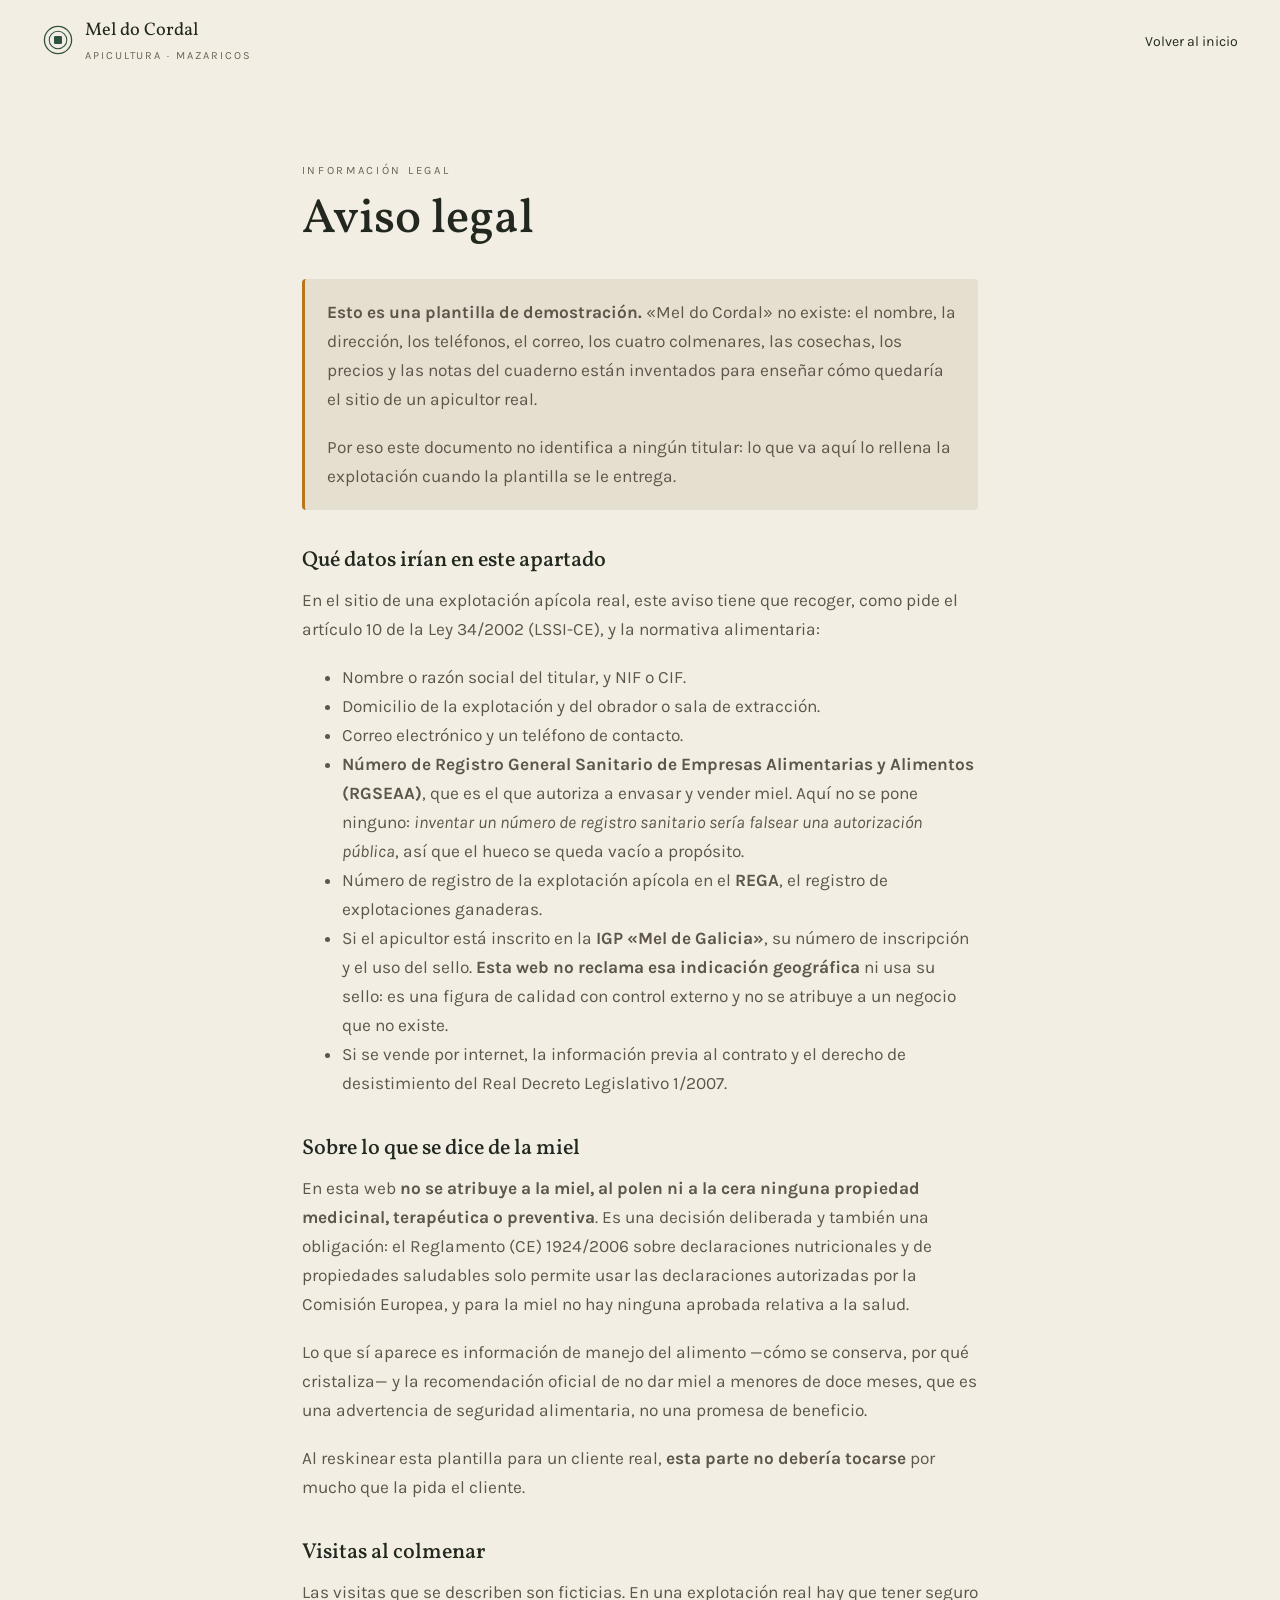
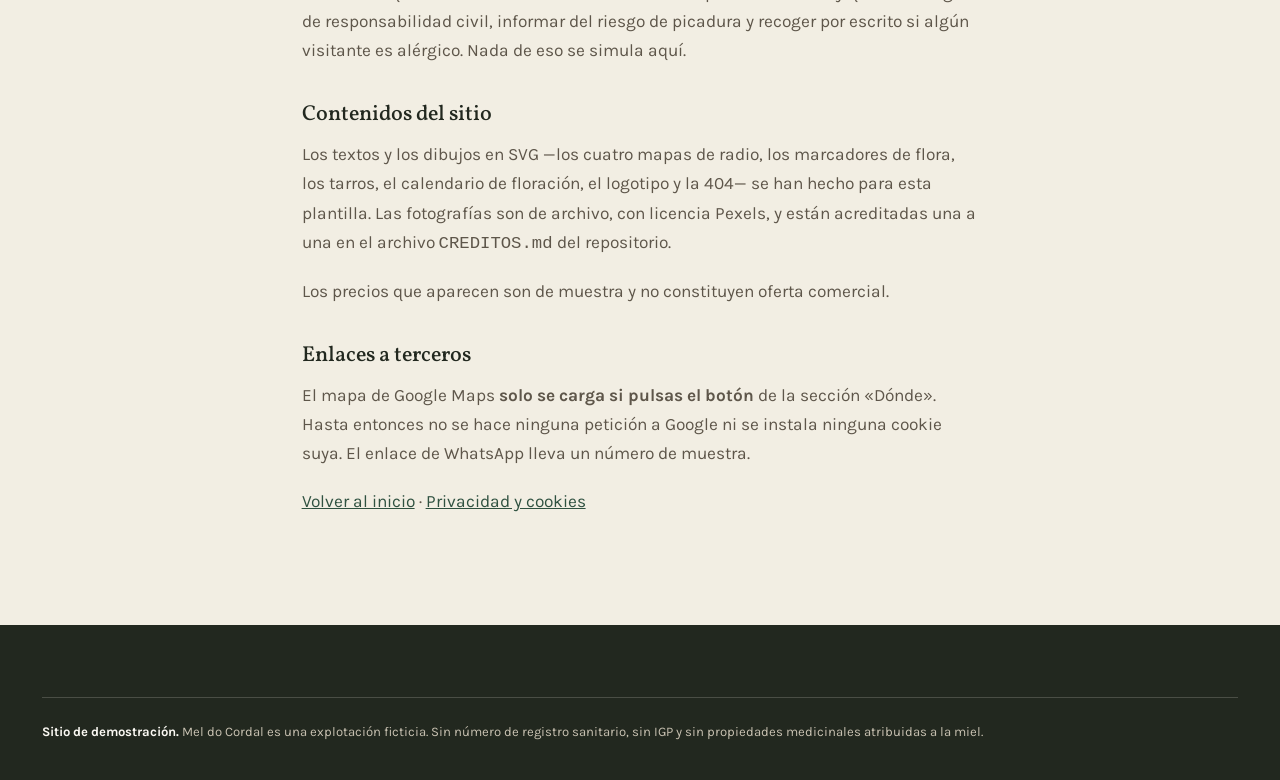
<file: aviso-legal.html>
<!DOCTYPE html>
<!-- SITIO DE DEMOSTRACIÓN · Mel do Cordal es una explotación ficticia. -->
<html lang="es">
<head>
<meta charset="utf-8">
<meta name="viewport" content="width=device-width, initial-scale=1">
<meta name="robots" content="noindex, nofollow">
<title>Aviso legal · Mel do Cordal</title>
<meta name="description" content="Aviso legal de la plantilla de demostración de Mel do Cordal, explotación apícola ficticia.">
<meta name="theme-color" content="#f2eee3">
<link rel="icon" href="favicon.svg" type="image/svg+xml">
<link rel="preconnect" href="https://fonts.googleapis.com">
<link rel="preconnect" href="https://fonts.gstatic.com" crossorigin>
<link href="https://fonts.googleapis.com/css2?family=Vollkorn:ital,wght@0,400..800;1,400..700&family=Karla:ital,wght@0,300..700;1,300..600&display=swap" rel="stylesheet">
<link rel="stylesheet" href="css/estilo.css">
</head>
<body>
<a class="saltar" href="#contenido">Saltar al contenido</a>

<header class="cabecera">
  <a class="marca" href="index.html" aria-label="Mel do Cordal, inicio">
    <svg class="marca__icono" viewBox="0 0 40 40" aria-hidden="true" focusable="false">
      <circle cx="20" cy="20" r="17" fill="none" stroke="currentColor" stroke-width="1.6"></circle>
      <circle cx="20" cy="20" r="11" fill="none" stroke="currentColor" stroke-width="1.3"></circle>
      <rect x="15" y="15" width="10" height="10" rx="1.5" fill="currentColor"></rect>
    </svg>
    <span class="marca__texto">
      <span class="marca__nombre">Mel do Cordal</span>
      <span class="marca__bajada">apicultura · Mazaricos</span>
    </span>
  </a>
  <nav class="nav" aria-label="Navegación">
    <ul class="nav__lista"><li><a href="index.html">Volver al inicio</a></li></ul>
  </nav>
</header>

<main class="pagina-texto" id="contenido">
  <p class="sobre">Información legal</p>
  <h1>Aviso legal</h1>

  <div class="aviso">
    <p><strong>Esto es una plantilla de demostración.</strong> «Mel do Cordal» no existe: el nombre, la dirección, los teléfonos, el correo, los cuatro colmenares, las cosechas, los precios y las notas del cuaderno están inventados para enseñar cómo quedaría el sitio de un apicultor real.</p>
    <p>Por eso este documento no identifica a ningún titular: lo que va aquí lo rellena la explotación cuando la plantilla se le entrega.</p>
  </div>

  <h2>Qué datos irían en este apartado</h2>
  <p>En el sitio de una explotación apícola real, este aviso tiene que recoger, como pide el artículo 10 de la Ley 34/2002 (LSSI-CE), y la normativa alimentaria:</p>
  <ul>
    <li>Nombre o razón social del titular, y NIF o CIF.</li>
    <li>Domicilio de la explotación y del obrador o sala de extracción.</li>
    <li>Correo electrónico y un teléfono de contacto.</li>
    <li><strong>Número de Registro General Sanitario de Empresas Alimentarias y Alimentos (RGSEAA)</strong>, que es el que autoriza a envasar y vender miel. Aquí no se pone ninguno: <em>inventar un número de registro sanitario sería falsear una autorización pública</em>, así que el hueco se queda vacío a propósito.</li>
    <li>Número de registro de la explotación apícola en el <strong>REGA</strong>, el registro de explotaciones ganaderas.</li>
    <li>Si el apicultor está inscrito en la <strong>IGP «Mel de Galicia»</strong>, su número de inscripción y el uso del sello. <strong>Esta web no reclama esa indicación geográfica</strong> ni usa su sello: es una figura de calidad con control externo y no se atribuye a un negocio que no existe.</li>
    <li>Si se vende por internet, la información previa al contrato y el derecho de desistimiento del Real Decreto Legislativo 1/2007.</li>
  </ul>

  <h2>Sobre lo que se dice de la miel</h2>
  <p>En esta web <strong>no se atribuye a la miel, al polen ni a la cera ninguna propiedad medicinal, terapéutica o preventiva</strong>. Es una decisión deliberada y también una obligación: el Reglamento (CE) 1924/2006 sobre declaraciones nutricionales y de propiedades saludables solo permite usar las declaraciones autorizadas por la Comisión Europea, y para la miel no hay ninguna aprobada relativa a la salud.</p>
  <p>Lo que sí aparece es información de manejo del alimento —cómo se conserva, por qué cristaliza— y la recomendación oficial de no dar miel a menores de doce meses, que es una advertencia de seguridad alimentaria, no una promesa de beneficio.</p>
  <p>Al reskinear esta plantilla para un cliente real, <strong>esta parte no debería tocarse</strong> por mucho que la pida el cliente.</p>

  <h2>Visitas al colmenar</h2>
  <p>Las visitas que se describen son ficticias. En una explotación real hay que tener seguro de responsabilidad civil, informar del riesgo de picadura y recoger por escrito si algún visitante es alérgico. Nada de eso se simula aquí.</p>

  <h2>Contenidos del sitio</h2>
  <p>Los textos y los dibujos en SVG —los cuatro mapas de radio, los marcadores de flora, los tarros, el calendario de floración, el logotipo y la 404— se han hecho para esta plantilla. Las fotografías son de archivo, con licencia Pexels, y están acreditadas una a una en el archivo <code>CREDITOS.md</code> del repositorio.</p>
  <p>Los precios que aparecen son de muestra y no constituyen oferta comercial.</p>

  <h2>Enlaces a terceros</h2>
  <p>El mapa de Google Maps <strong>solo se carga si pulsas el botón</strong> de la sección «Dónde». Hasta entonces no se hace ninguna petición a Google ni se instala ninguna cookie suya. El enlace de WhatsApp lleva un número de muestra.</p>

  <p><a href="index.html">Volver al inicio</a> · <a href="privacidad.html">Privacidad y cookies</a></p>
</main>

<footer class="pie">
  <p class="pie__demo" style="margin-top:0"><strong>Sitio de demostración.</strong> Mel do Cordal es una explotación ficticia. Sin número de registro sanitario, sin IGP y sin propiedades medicinales atribuidas a la miel.</p>
</footer>
</body>
</html>
</file>
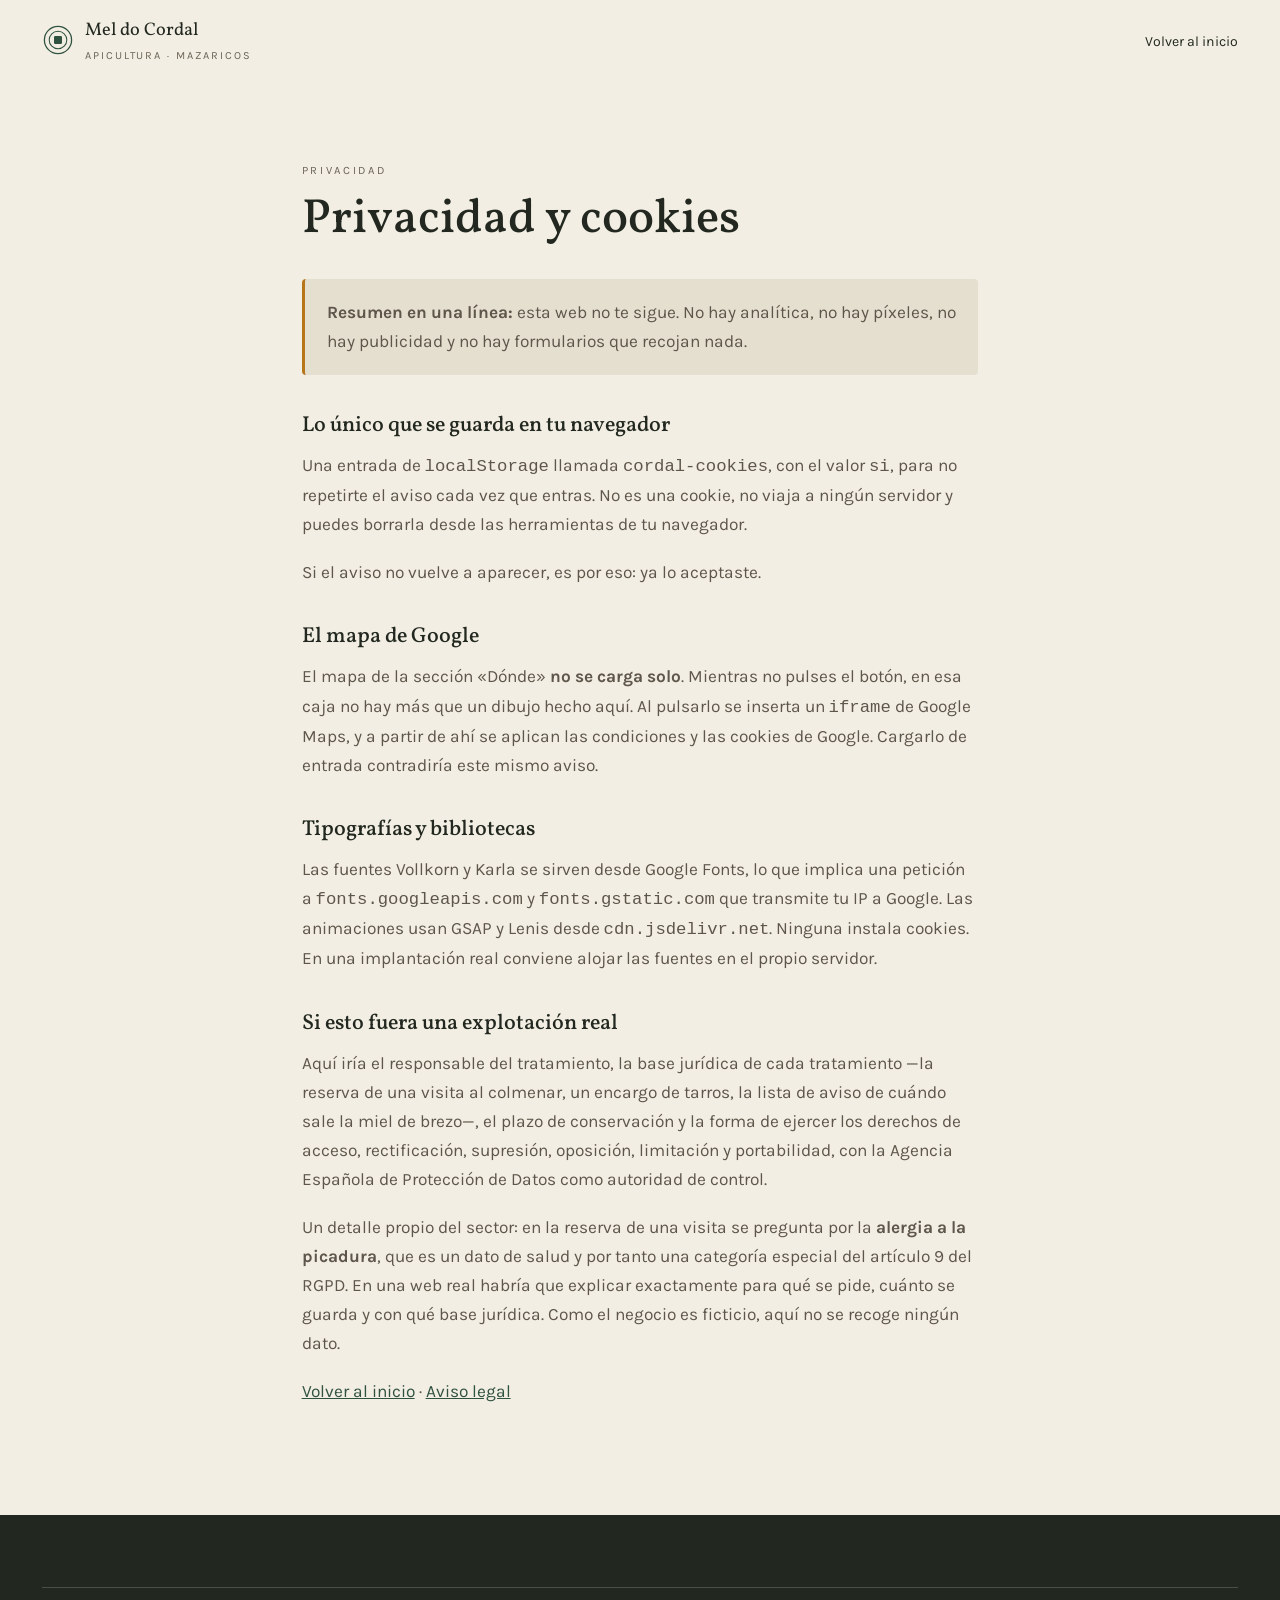
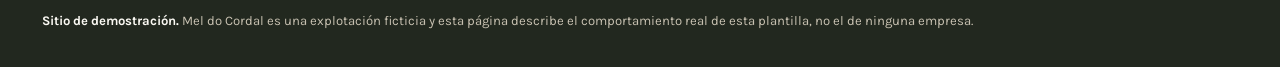
<file: privacidad.html>
<!DOCTYPE html>
<!-- SITIO DE DEMOSTRACIÓN · Mel do Cordal es una explotación ficticia. -->
<html lang="es">
<head>
<meta charset="utf-8">
<meta name="viewport" content="width=device-width, initial-scale=1">
<meta name="robots" content="noindex, nofollow">
<title>Privacidad y cookies · Mel do Cordal</title>
<meta name="description" content="Qué guarda y qué no guarda esta plantilla de demostración de Mel do Cordal.">
<meta name="theme-color" content="#f2eee3">
<link rel="icon" href="favicon.svg" type="image/svg+xml">
<link rel="preconnect" href="https://fonts.googleapis.com">
<link rel="preconnect" href="https://fonts.gstatic.com" crossorigin>
<link href="https://fonts.googleapis.com/css2?family=Vollkorn:ital,wght@0,400..800;1,400..700&family=Karla:ital,wght@0,300..700;1,300..600&display=swap" rel="stylesheet">
<link rel="stylesheet" href="css/estilo.css">
</head>
<body>
<a class="saltar" href="#contenido">Saltar al contenido</a>

<header class="cabecera">
  <a class="marca" href="index.html" aria-label="Mel do Cordal, inicio">
    <svg class="marca__icono" viewBox="0 0 40 40" aria-hidden="true" focusable="false">
      <circle cx="20" cy="20" r="17" fill="none" stroke="currentColor" stroke-width="1.6"></circle>
      <circle cx="20" cy="20" r="11" fill="none" stroke="currentColor" stroke-width="1.3"></circle>
      <rect x="15" y="15" width="10" height="10" rx="1.5" fill="currentColor"></rect>
    </svg>
    <span class="marca__texto">
      <span class="marca__nombre">Mel do Cordal</span>
      <span class="marca__bajada">apicultura · Mazaricos</span>
    </span>
  </a>
  <nav class="nav" aria-label="Navegación">
    <ul class="nav__lista"><li><a href="index.html">Volver al inicio</a></li></ul>
  </nav>
</header>

<main class="pagina-texto" id="contenido">
  <p class="sobre">Privacidad</p>
  <h1>Privacidad y cookies</h1>

  <div class="aviso">
    <p><strong>Resumen en una línea:</strong> esta web no te sigue. No hay analítica, no hay píxeles, no hay publicidad y no hay formularios que recojan nada.</p>
  </div>

  <h2>Lo único que se guarda en tu navegador</h2>
  <p>Una entrada de <code>localStorage</code> llamada <code>cordal-cookies</code>, con el valor <code>si</code>, para no repetirte el aviso cada vez que entras. No es una cookie, no viaja a ningún servidor y puedes borrarla desde las herramientas de tu navegador.</p>
  <p>Si el aviso no vuelve a aparecer, es por eso: ya lo aceptaste.</p>

  <h2>El mapa de Google</h2>
  <p>El mapa de la sección «Dónde» <strong>no se carga solo</strong>. Mientras no pulses el botón, en esa caja no hay más que un dibujo hecho aquí. Al pulsarlo se inserta un <code>iframe</code> de Google Maps, y a partir de ahí se aplican las condiciones y las cookies de Google. Cargarlo de entrada contradiría este mismo aviso.</p>

  <h2>Tipografías y bibliotecas</h2>
  <p>Las fuentes Vollkorn y Karla se sirven desde Google Fonts, lo que implica una petición a <code>fonts.googleapis.com</code> y <code>fonts.gstatic.com</code> que transmite tu IP a Google. Las animaciones usan GSAP y Lenis desde <code>cdn.jsdelivr.net</code>. Ninguna instala cookies. En una implantación real conviene alojar las fuentes en el propio servidor.</p>

  <h2>Si esto fuera una explotación real</h2>
  <p>Aquí iría el responsable del tratamiento, la base jurídica de cada tratamiento —la reserva de una visita al colmenar, un encargo de tarros, la lista de aviso de cuándo sale la miel de brezo—, el plazo de conservación y la forma de ejercer los derechos de acceso, rectificación, supresión, oposición, limitación y portabilidad, con la Agencia Española de Protección de Datos como autoridad de control.</p>
  <p>Un detalle propio del sector: en la reserva de una visita se pregunta por la <strong>alergia a la picadura</strong>, que es un dato de salud y por tanto una categoría especial del artículo 9 del RGPD. En una web real habría que explicar exactamente para qué se pide, cuánto se guarda y con qué base jurídica. Como el negocio es ficticio, aquí no se recoge ningún dato.</p>

  <p><a href="index.html">Volver al inicio</a> · <a href="aviso-legal.html">Aviso legal</a></p>
</main>

<footer class="pie">
  <p class="pie__demo" style="margin-top:0"><strong>Sitio de demostración.</strong> Mel do Cordal es una explotación ficticia y esta página describe el comportamiento real de esta plantilla, no el de ninguna empresa.</p>
</footer>
</body>
</html>
</file>
<file: css/estilo.css>
/* ==========================================================================
   Mel do Cordal — apicultura (sitio de demostración, negocio ficticio)
   Concepto: «Tres quilómetros». Una miel es el mapa de lo que florece en el
   radio en que trabaja la abeja. Cuatro colmenares, cuatro mapas, cuatro
   mieles: la lámina comparativa es la sección protagonista.

   CONTRASTE: ningún texto se apaga con opacity. Cada tono apagado es un token
   de color calculado con script (fórmula WCAG) contra el PEOR de los fondos en
   los que aparece; el valor va anotado al lado.
   ========================================================================== */

:root {
  /* --- fondos --- */
  --fondo: #f2eee3;   /* lino */
  --panel: #e5dfd0;   /* el fondo más oscuro donde hay texto pequeño */
  --crema: #fbf9f3;   /* tarjetas */
  --tinta: #22281f;   /* verde casi negro: texto principal y fondo del pie */

  /* --- texto --- */
  --tinta-media: #5e564a;  /* 5,44 sobre --panel */
  --tinta-suave: #6a6255;  /* 4,53 sobre --panel (el peor fondo) */
  --crema-suave: #c9c2b2;  /* 8,51 sobre --tinta */

  /* --- marca --- */
  --monte: #2f5140;        /* 6,66 sobre --panel · 8,41 con --crema encima */
  --monte-claro: #8fb39a;  /* 6,53 sobre --tinta */
  --ambar: #b8761b;        /* SOLO relleno y filetes: como texto da 2,80 */
  --ambar-texto: #7d5210;  /* 5,12 sobre --panel */
  --ambar-claro: #d59a3a;  /* 6,12 sobre --tinta */

  --titulo: "Vollkorn", Georgia, "Times New Roman", serif;
  --texto: "Karla", "Segoe UI", system-ui, sans-serif;

  --ancho: 1220px;
  --radio: 4px;
  --sombra: 0 20px 48px -30px rgba(34, 40, 31, .55);
  --curva: cubic-bezier(.22, .61, .36, 1);
}

*, *::before, *::after { box-sizing: border-box; }

html { overflow-x: clip; scroll-behavior: smooth; }
html.lenis { scroll-behavior: auto; }
.lenis.lenis-smooth { scroll-behavior: auto; }

body {
  margin: 0;
  background: var(--fondo);
  color: var(--tinta);
  font-family: var(--texto);
  font-size: clamp(1rem, .96rem + .2vw, 1.08rem);
  line-height: 1.68;
  -webkit-font-smoothing: antialiased;
  overflow-x: clip;
}

img, svg { max-width: 100%; }
img { display: block; height: auto; }
svg.defs { position: absolute; width: 0; height: 0; }

h1, h2, h3 { font-family: var(--titulo); font-weight: 500; line-height: 1.12; margin: 0 0 .6em; }
p { margin: 0 0 1.1em; }
a { color: inherit; }

::selection { background: var(--monte); color: var(--crema); }
:focus-visible { outline: 3px solid var(--monte); outline-offset: 3px; border-radius: 2px; }

.visualmente-oculto {
  position: absolute; width: 1px; height: 1px; padding: 0; margin: -1px;
  overflow: hidden; clip: rect(0 0 0 0); white-space: nowrap; border: 0;
}

.saltar {
  position: absolute; left: 1rem; top: -100px; z-index: 300;
  background: var(--tinta); color: var(--crema);
  padding: .8rem 1.2rem; border-radius: var(--radio);
  text-decoration: none; font-size: .9rem;
  transition: top .2s var(--curva);
}
.saltar:focus { top: 1rem; }

/* ====================== cortina de entrada ====================== */
@property --curva-cortina {
  syntax: "<number>";
  initial-value: 0;
  inherits: false;
}
.preloader {
  position: fixed; inset: 0; z-index: 400;
  background: var(--tinta);
  display: grid; place-items: center;
  overflow: hidden;
  transform-origin: 50% 0%;
  /* arco hondo: el borde de abajo es un trozo del anillo de tres kilómetros */
  border-bottom-left-radius: 56% calc(var(--curva-cortina, 0) * 20vh);
  border-bottom-right-radius: 56% calc(var(--curva-cortina, 0) * 20vh);
}
/* Retirada garantizada: sin GSAP o con movimiento reducido el JS le pone
   display:none en cuanto arranca. Esta clase es solo el plan B. */
.preloader.fuera { opacity: 0; visibility: hidden; transition: opacity .5s var(--curva), visibility .5s; }
.preloader__caja { text-align: center; color: var(--monte-claro); }  /* 6,53 sobre --tinta */
.preloader__marca { width: 104px; height: 104px; }
.preloader__aro { stroke-dasharray: 1; stroke-dashoffset: 1; }
.preloader__caja-abejas {
  fill: var(--ambar-claro);            /* 6,12 sobre --tinta */
  transform: scale(0); transform-origin: 60px 60px;
  transition: transform .55s cubic-bezier(.34, 1.56, .64, 1);
}
.preloader.plantada .preloader__caja-abejas { transform: scale(1); }
/* El radio se abre hasta salirse: el origen de un <svg> en CSS se resuelve
   contra su viewBox, que es justo lo que GSAP no hace. */
.preloader__marca { transition: transform 1.15s cubic-bezier(.7, 0, .84, 0), opacity 1.15s ease-in; }
.preloader.abriendo .preloader__marca { transform: scale(7); opacity: 0; }
.preloader__palabra {
  display: block; margin-top: .9rem;
  font-family: var(--titulo); font-size: 1.15rem;
  letter-spacing: .26em; text-transform: uppercase;
  color: var(--crema-suave);           /* 8,51 sobre --tinta */
}
html:not(.has-motion) .preloader { display: none; }

/* ====================== cabecera ====================== */
.cabecera {
  position: fixed; inset: 0 0 auto; z-index: 200;
  display: flex; align-items: center; justify-content: space-between; gap: 1rem;
  padding: 1rem clamp(1rem, 4vw, 2.6rem);
  background: color-mix(in srgb, var(--fondo) 88%, transparent);
  backdrop-filter: blur(9px);
  border-bottom: 1px solid transparent;
  transition: border-color .3s var(--curva), padding .3s var(--curva);
}
@supports not (background: color-mix(in srgb, red 50%, blue)) { .cabecera { background: var(--fondo); } }
.cabecera.encogida { padding-top: .55rem; padding-bottom: .55rem; border-bottom-color: rgba(34, 40, 31, .16); }

.marca { display: flex; align-items: center; gap: .7rem; text-decoration: none; }
.marca__icono { width: 32px; height: 32px; color: var(--monte); flex: none; }
.marca__nombre { display: block; font-family: var(--titulo); font-size: 1.14rem; }
.marca__bajada { display: block; font-size: .68rem; letter-spacing: .18em; text-transform: uppercase; color: var(--tinta-suave); }

.nav { display: flex; align-items: center; gap: clamp(1rem, 2.4vw, 2rem); }
.nav__lista { display: flex; gap: clamp(.9rem, 1.8vw, 1.6rem); list-style: none; margin: 0; padding: 0; }
.nav__lista a {
  text-decoration: none; font-size: .88rem;
  padding-bottom: 3px; border-bottom: 1px solid transparent;
  transition: border-color .25s var(--curva), color .25s var(--curva);
}
.nav__lista a:hover { border-bottom-color: var(--monte); color: var(--monte); }

.hamburguesa {
  display: none; position: relative; z-index: 120;
  align-items: center; gap: .55rem;
  background: none; border: 0; cursor: pointer;
  font-family: var(--texto); font-size: .78rem; letter-spacing: .16em;
  text-transform: uppercase; color: var(--tinta); padding: .4rem;
}
.hamburguesa__caja { display: grid; gap: 5px; width: 24px; }
.hamburguesa__caja i { display: block; height: 2px; background: currentColor; transition: transform .3s var(--curva); }
.hamburguesa[aria-expanded="true"] .hamburguesa__caja i:first-child { transform: translateY(3.5px) rotate(45deg); }
.hamburguesa[aria-expanded="true"] .hamburguesa__caja i:last-child { transform: translateY(-3.5px) rotate(-45deg); }

/* ====================== botones ====================== */
.boton {
  display: inline-flex; align-items: center; justify-content: center;
  gap: .5rem; padding: .78rem 1.5rem;
  font-size: .88rem; text-decoration: none;
  border-radius: 999px; border: 1px solid transparent;
  cursor: pointer; font-family: var(--texto);
  transition: transform .3s var(--curva), background .25s var(--curva), color .25s var(--curva);
}
.boton--monte { background: var(--monte); color: var(--crema); }   /* 8,41 */
.boton--monte:hover { background: var(--tinta); }
.boton--linea { border-color: rgba(34, 40, 31, .35); color: var(--tinta); background: none; }
.boton--linea:hover { border-color: var(--monte); color: var(--monte); }

/* ====================== hero ====================== */
.hero {
  min-height: 100svh;
  display: grid; align-items: center;
  grid-template-columns: minmax(0, 1.06fr) minmax(0, .94fr);
  gap: clamp(2rem, 5vw, 5rem);
  max-width: var(--ancho); margin: 0 auto;
  padding: clamp(7rem, 14vh, 10rem) clamp(1.1rem, 4vw, 2.6rem) clamp(3rem, 8vh, 5rem);
}
.hero__sobre { font-size: .7rem; letter-spacing: .24em; text-transform: uppercase; color: var(--tinta-suave); margin-bottom: 1.4rem; }
.hero__titular { font-size: clamp(2.4rem, 1.2rem + 4.6vw, 4.5rem); line-height: 1.02; letter-spacing: -.015em; margin-bottom: 1.4rem; }
.hero__titular .palabra, .titular .palabra {
  display: inline-block; white-space: nowrap; overflow: hidden;
  vertical-align: bottom; padding-bottom: .16em; margin-bottom: -.12em;
}
.hero__titular .letra, .titular .letra { display: inline-block; }
html.has-motion .hero__titular .letra, html.has-motion .titular .letra { transform: translateY(110%); }

.hero__entrada { max-width: 48ch; color: var(--tinta-media); }
.hero__acciones { display: flex; flex-wrap: wrap; gap: .8rem; margin: 1.8rem 0 2.6rem; }
.hero__datos { display: flex; flex-wrap: wrap; gap: clamp(1.4rem, 4vw, 3rem); margin: 0; }
.hero__datos dt { font-size: .68rem; letter-spacing: .18em; text-transform: uppercase; color: var(--tinta-suave); }
.hero__datos dd {
  margin: .2rem 0 0; font-family: var(--titulo);
  font-size: clamp(1.7rem, 1.2rem + 1.4vw, 2.4rem); line-height: 1;
  color: var(--ambar-texto);
}
.hero__radio { margin: 0; text-align: center; }
.hero__radio figcaption { font-size: .8rem; color: var(--tinta-suave); margin-top: 1rem; max-width: 34ch; margin-inline: auto; }

/* ====================== el diagrama de radio ====================== */
.radio__anillo { fill: none; stroke: var(--monte); stroke-width: 1.2; }
.radio__anillo--2 { stroke-width: 1; }
.radio__anillo--3 { stroke-width: .9; }
html.has-motion .radio__anillo { stroke-dasharray: 1; stroke-dashoffset: 1; }
html.has-motion .visible .radio__anillo { stroke-dashoffset: 0; transition: stroke-dashoffset 1.5s var(--curva); }
html.has-motion .visible .radio__anillo--2 { transition-delay: .18s; }
html.has-motion .visible .radio__anillo--3 { transition-delay: .34s; }

.radio__regla { stroke: var(--ambar); stroke-width: 1.2; stroke-dasharray: 3 3; }
.radio__cota { fill: var(--ambar-texto); font-family: "Karla", sans-serif; font-size: 10px; letter-spacing: .06em; }
.radio__terreno path { stroke: var(--tinta-media); stroke-width: 1; }
.radio__agua { fill: var(--monte); opacity: .16; }
.radio__rio { stroke: var(--monte); stroke-width: 3; opacity: .45; }
.radio__flora { color: var(--monte); }
.radio__flora use { opacity: 0; }
html:not(.has-motion) .radio__flora use { opacity: 1; }
html.has-motion .visible .radio__flora use { opacity: 1; transition: opacity .6s var(--curva); }
.radio__colmena rect { fill: var(--ambar); }
.radio__colmena line { stroke: var(--crema); stroke-width: 1; }
.radio--hero .radio__colmena line { stroke-width: 1.2; }
.radio--hero { width: min(100%, 330px); height: auto; }

/* ====================== cinta ====================== */
.cinta {
  border-top: 1px solid rgba(34, 40, 31, .16);
  border-bottom: 1px solid rgba(34, 40, 31, .16);
  background: var(--panel);
  overflow: hidden; padding: .85rem 0;
}
.cinta__pista {
  display: flex; gap: 2.2rem; width: max-content;
  font-size: .78rem; letter-spacing: .2em; text-transform: uppercase;
  color: var(--tinta-media); white-space: nowrap;
}
.cinta__pista i { color: var(--ambar-texto); font-style: normal; }

/* ====================== secciones ====================== */
.seccion { max-width: var(--ancho); margin: 0 auto; padding: clamp(4.5rem, 11vh, 8rem) clamp(1.1rem, 4vw, 2.6rem); }
.seccion__indice {
  display: flex; align-items: center; gap: .8rem;
  font-size: .7rem; letter-spacing: .24em; text-transform: uppercase;
  color: var(--tinta-suave); margin-bottom: 1.2rem;
}
.seccion__indice span { color: var(--ambar-texto); font-weight: 700; }
.seccion__indice::after { content: ""; flex: 1; height: 1px; background: rgba(34, 40, 31, .2); max-width: 120px; }

.titular { font-size: clamp(1.9rem, 1.2rem + 2.2vw, 2.9rem); max-width: 20ch; letter-spacing: -.01em; }
.titular--grande { max-width: 16ch; font-size: clamp(2.1rem, 1.2rem + 3vw, 3.4rem); }

/* ====================== 01 · la lámina de los cuatro colmenares ====== */
.colmenares__entrada { max-width: 60ch; color: var(--tinta-media); margin-bottom: 3rem; }

.lamina {
  list-style: none; margin: 0 0 2rem; padding: 0;
  display: grid; gap: clamp(1.6rem, 3.6vw, 3rem);
  grid-template-columns: repeat(2, minmax(0, 1fr));
}
.colmenar {
  display: grid; grid-template-columns: minmax(0, 0.92fr) minmax(0, 1.08fr);
  gap: clamp(1rem, 2.4vw, 1.8rem); align-items: start;
  background: var(--crema);
  border: 1px solid rgba(34, 40, 31, .14);
  border-radius: var(--radio);
  padding: clamp(1.1rem, 2.4vw, 1.7rem);
}
.colmenar__mapa { margin: 0; }
.colmenar__mapa .radio { width: 100%; height: auto; }
.colmenar__mapa figcaption {
  font-size: .68rem; letter-spacing: .12em; text-transform: uppercase;
  color: var(--tinta-suave); margin-top: .5rem; text-align: center;
}
.colmenar h3 { font-size: clamp(1.3rem, 1rem + .9vw, 1.7rem); margin-bottom: .4rem; }
.colmenar__flora { font-size: .93rem; color: var(--tinta-media); margin-bottom: 1.1rem; }

.colmenar__miel { display: flex; gap: 1rem; align-items: flex-start; padding-top: 1rem; border-top: 1px solid rgba(34, 40, 31, .16); }
.tarro { width: 58px; height: auto; flex: none; }
.tarro__vidrio { fill: none; stroke: var(--tinta); stroke-width: 2.6; }
.tarro__tapa { fill: var(--tinta); }
.tarro__miel { fill: var(--miel, #b8761b); }
html.has-motion .tarro__miel { transform: scaleY(0); transform-origin: 50% 100%; transform-box: fill-box; }
html.has-motion .visible .tarro__miel { transform: scaleY(1); transition: transform 1.2s var(--curva) .3s; }

.colmenar__miel dl { margin: 0; display: grid; gap: .55rem; }
.colmenar__miel dt { font-size: .62rem; letter-spacing: .18em; text-transform: uppercase; color: var(--tinta-suave); }
.colmenar__miel dd { margin: 0; font-size: .95rem; }
.colmenar__miel div:first-child dd { font-family: var(--titulo); font-size: 1.1rem; color: var(--ambar-texto); }

.colmenares__nota { max-width: 62ch; font-size: .95rem; color: var(--tinta-suave); }

/* ====================== 02 · el año ====================== */
.ano, .visitas { position: relative; z-index: 0; }
/* el fondo va a sangre en un ::before: la sección lleva también la clase que
   limita el ancho, así que el color no llegaría a los bordes.
   100vw es seguro porque html tiene overflow-x: clip. */
.ano::before, .visitas::before {
  content: ""; position: absolute; top: 0; bottom: 0;
  left: 50%; width: 100vw; margin-left: -50vw; z-index: -1;
  border-block: 1px solid rgba(34, 40, 31, .14);
}
.ano::before { background: var(--panel); }
.visitas::before { background: var(--crema); }

.ano__entrada { max-width: 58ch; color: var(--tinta-media); }

.ahora {
  display: inline-flex; align-items: center; gap: .6rem;
  font-size: .95rem; margin: .6rem 0 2rem;
  background: var(--crema); border: 1px solid rgba(34, 40, 31, .14);
  border-radius: 999px; padding: .5rem 1.1rem;
}
.ahora__punto { width: 9px; height: 9px; border-radius: 50%; background: var(--ambar); flex: none; }

.grafico { --sangria: 116px; }
.grafico__meses, .grafico__marcas {
  display: grid; grid-template-columns: repeat(12, minmax(0, 1fr));
  padding-left: var(--sangria);
}
.grafico__meses span {
  font-size: .68rem; letter-spacing: .1em; text-transform: uppercase;
  color: var(--tinta-suave); text-align: center;
  padding-bottom: .5rem; border-bottom: 1px solid rgba(34, 40, 31, .18);
}
.grafico__filas { list-style: none; margin: 0; padding: 0; }
.grafico__filas li {
  position: relative;
  display: grid; grid-template-columns: repeat(12, minmax(0, 1fr));
  align-items: center;
  padding-left: var(--sangria);
  min-height: 40px;
  border-bottom: 1px solid rgba(34, 40, 31, .1);
}
.grafico__filas b {
  position: absolute; left: 0; top: 50%; transform: translateY(-50%);
  width: calc(var(--sangria) - 12px);
  font-family: var(--titulo); font-weight: 500; font-size: .98rem;
}
.barra {
  grid-column: var(--desde) / var(--hasta);
  height: 16px; border-radius: 8px;
  background: linear-gradient(90deg, var(--ambar), var(--ambar-texto));
}
html.has-motion .barra { transform: scaleX(0); transform-origin: left center; }
html.has-motion .visible .barra { transform: scaleX(1); transition: transform .9s var(--curva); }

.grafico__marcas { margin-top: .6rem; }
.marca-cosecha {
  grid-column: var(--mes); text-align: center;
  font-size: .68rem; letter-spacing: .1em; text-transform: uppercase;
  color: var(--monte); position: relative; padding-top: .9rem;
}
.marca-cosecha::before {
  content: ""; position: absolute; top: 0; left: 50%; margin-left: -1px;
  width: 2px; height: .7rem; background: var(--monte);
}
.grafico__texto {
  font-size: .9rem; color: var(--tinta-suave); max-width: 72ch;
  margin-top: 1.6rem; padding-top: 1rem; border-top: 1px solid rgba(34, 40, 31, .16);
}

.ano__tareas { list-style: none; margin: 2rem 0 0; padding: 0; display: grid; gap: 1rem; grid-template-columns: repeat(auto-fit, minmax(230px, 1fr)); }
.ano__tareas li { position: relative; padding-left: 1.5rem; }
.ano__tareas li::before { content: ""; position: absolute; left: 0; top: .72rem; width: 10px; height: 2px; background: var(--ambar); }
.ano__tareas b { display: block; font-family: var(--titulo); font-weight: 500; font-size: 1.04rem; }
.ano__tareas span { font-size: .93rem; color: var(--tinta-media); }

/* ====================== 03 · la miel es un alimento ====================== */
.alimento__rejilla, .tarros__rejilla, .visitas__rejilla, .donde__rejilla {
  display: grid; grid-template-columns: minmax(0, 1.08fr) minmax(0, .92fr);
  gap: clamp(1.8rem, 5vw, 4rem); align-items: start;
}
.alimento__fuerte {
  font-family: var(--titulo); font-size: clamp(1.05rem, 1rem + .4vw, 1.25rem);
  color: var(--tinta); max-width: 52ch;
  border-left: 3px solid var(--ambar); padding-left: 1.2rem;
}
.alimento__lista { list-style: none; margin: 1.8rem 0 0; padding: 0; display: grid; gap: 1.1rem; }
.alimento__lista li { position: relative; padding-left: 1.6rem; }
.alimento__lista li::before { content: ""; position: absolute; left: 0; top: .7rem; width: 10px; height: 10px; border-radius: 50%; border: 2px solid var(--monte); }
.alimento__lista b { display: block; font-family: var(--titulo); font-weight: 500; font-size: 1.06rem; }
.alimento__lista span { font-size: .95rem; color: var(--tinta-media); }

figure[data-mascara] { margin: 0; }
figure[data-mascara] img { width: 100%; border-radius: var(--radio); clip-path: inset(0 0 0 0); }
html.has-motion figure[data-mascara] img { clip-path: inset(0 0 100% 0); transition: clip-path 1.2s var(--curva); }
html.has-motion figure[data-mascara].visible img { clip-path: inset(0 0 0 0); }
figure[data-mascara] figcaption { font-size: .78rem; color: var(--tinta-suave); margin-top: .7rem; }

/* ====================== 04 · tarros ====================== */
.tabla { width: 100%; border-collapse: collapse; margin: 1.4rem 0 1rem; }
.tabla th, .tabla td { text-align: left; padding: .75rem .6rem; border-bottom: 1px solid rgba(34, 40, 31, .16); }
.tabla thead th {
  font-size: .64rem; letter-spacing: .2em; text-transform: uppercase;
  color: var(--tinta-suave); font-weight: 500; border-bottom-color: rgba(34, 40, 31, .3);
}
.tabla tbody th { font-weight: 500; font-family: var(--titulo); font-size: 1.04rem; }
.tabla td:last-child { text-align: right; font-family: var(--titulo); color: var(--ambar-texto); }
.tabla td:nth-child(2) { color: var(--tinta-media); font-size: .9rem; }
.tarros__nota, .visitas__nota { max-width: 58ch; font-size: .93rem; color: var(--tinta-suave); }

/* ====================== 05 · visitas ====================== */
.visitas__datos { display: flex; flex-wrap: wrap; gap: 1.4rem 2.4rem; margin: 1.6rem 0; padding: 1.2rem 0; border-block: 1px solid rgba(34, 40, 31, .16); }
.visitas__datos dt { font-size: .64rem; letter-spacing: .18em; text-transform: uppercase; color: var(--tinta-suave); }
.visitas__datos dd { margin: .15rem 0 0; font-family: var(--titulo); font-size: 1.25rem; color: var(--monte); }
.visitas__aviso { background: var(--panel); border-left: 3px solid var(--ambar); border-radius: var(--radio); padding: 1.2rem 1.4rem; }
.visitas__aviso h3 { font-size: 1.05rem; }
.visitas__aviso ul { margin: 0; padding-left: 1.1rem; display: grid; gap: .5rem; }
.visitas__aviso li { font-size: .94rem; color: var(--tinta-media); }
.visitas__aviso strong { color: var(--tinta); }

/* ====================== 06 · dónde ====================== */
.donde__texto p { color: var(--tinta-media); max-width: 52ch; }
.donde__texto strong { color: var(--tinta); font-weight: 700; }

.estado { display: inline-flex; align-items: center; gap: .6rem; font-size: .92rem; margin: .4rem 0 1.4rem; }
.estado__punto { width: 9px; height: 9px; border-radius: 50%; background: var(--tinta-suave); flex: none; }
.estado.abierto .estado__punto { background: var(--monte); }
.estado.cerrado .estado__punto { background: var(--ambar); }

.horario { width: 100%; border-collapse: collapse; margin-bottom: 1.6rem; max-width: 520px; }
.horario th, .horario td { text-align: left; padding: .5rem; border-bottom: 1px solid rgba(34, 40, 31, .14); font-size: .92rem; }
.horario th { font-weight: 400; color: var(--tinta-media); }
.horario td { text-align: right; }
.horario tr.hoy th, .horario tr.hoy td { color: var(--ambar-texto); font-weight: 700; }

.donde__datos { list-style: none; margin: 0 0 2rem; padding: 0; display: grid; gap: .6rem; }
.donde__datos li { display: flex; flex-wrap: wrap; gap: .3rem .9rem; font-size: .95rem; }
.donde__datos span {
  min-width: 96px; font-size: .64rem; letter-spacing: .18em;
  text-transform: uppercase; color: var(--tinta-suave); padding-top: .35rem;
}
.donde__datos a { color: var(--monte); text-decoration: none; border-bottom: 1px solid rgba(47, 81, 64, .4); }
.donde__datos a:hover { border-bottom-color: currentColor; }

.voces { margin-top: 2.4rem; padding-top: 1.6rem; border-top: 1px solid rgba(34, 40, 31, .16); }
.voces h3 { font-size: 1.2rem; }
.voces__aviso { font-size: .82rem; color: var(--tinta-suave); }
.voces blockquote { margin: 1.2rem 0 0; padding-left: 1.2rem; border-left: 2px solid var(--monte); }
.voces blockquote p { font-family: var(--titulo); font-style: italic; font-size: 1.04rem; color: var(--tinta); margin-bottom: .4rem; }
.voces footer { font-size: .78rem; letter-spacing: .12em; text-transform: uppercase; color: var(--tinta-suave); }

.donde__lado { display: grid; gap: 1.6rem; }
.donde__mapa { min-height: 240px; }
.mapa-consent {
  height: 100%; min-height: 240px;
  display: grid; place-items: center; gap: .6rem; text-align: center;
  padding: 1.6rem; border: 1px dashed rgba(34, 40, 31, .35);
  border-radius: var(--radio); background: var(--panel);
  color: var(--tinta-media);
}
.mapa-consent__dibujo { width: min(100%, 260px); color: var(--monte); }
.mapa-consent p { font-size: .88rem; margin: 0; max-width: 34ch; }
.donde__mapa iframe { width: 100%; height: 320px; border: 0; border-radius: var(--radio); }

.donde__tiendas { background: var(--crema); border: 1px solid rgba(34, 40, 31, .14); border-radius: var(--radio); padding: 1.4rem 1.5rem; }
.donde__tiendas h3 { font-size: 1.05rem; }
.donde__tiendas ul { list-style: none; margin: 0 0 1rem; padding: 0; display: grid; gap: .4rem; }
.donde__tiendas li { font-size: .93rem; padding-left: 1.1rem; position: relative; }
.donde__tiendas li::before { content: ""; position: absolute; left: 0; top: .66rem; width: 6px; height: 6px; border-radius: 50%; background: var(--ambar); }
.donde__tiendas p { font-size: .88rem; color: var(--tinta-suave); margin: 0; }

/* ====================== pie ====================== */
.pie { background: var(--tinta); color: var(--crema); padding: clamp(3rem, 8vh, 5rem) clamp(1.1rem, 4vw, 2.6rem) 2.4rem; }
.pie__rejilla { max-width: var(--ancho); margin: 0 auto; display: grid; gap: clamp(1.6rem, 4vw, 3rem); grid-template-columns: repeat(auto-fit, minmax(210px, 1fr)); }
.pie__marca .marca__icono { width: 34px; height: 34px; color: var(--ambar-claro); }
.pie__nombre { font-family: var(--titulo); font-size: 1.3rem; margin: .6rem 0 .3rem; }
.pie__lema { font-size: .9rem; color: var(--crema-suave); max-width: 30ch; }
.pie__bloque h2 {
  font-family: var(--texto); font-size: .66rem; font-weight: 500;
  letter-spacing: .24em; text-transform: uppercase;
  color: var(--ambar-claro); margin-bottom: .8rem;      /* 6,12 sobre --tinta */
}
.pie__bloque p, .pie__bloque li { font-size: .92rem; color: var(--crema-suave); }
.pie__bloque ul { list-style: none; margin: 0; padding: 0; display: grid; gap: .4rem; }
.pie a { color: var(--crema); text-decoration: none; border-bottom: 1px solid rgba(251, 249, 243, .3); }
.pie a:hover { color: var(--ambar-claro); border-color: currentColor; }
.pie code { color: var(--monte-claro); font-size: .9em; }   /* 6,53 sobre --tinta */
.pie__demo, .pie__creditos {
  max-width: var(--ancho); margin: 2.6rem auto 0;
  padding-top: 1.4rem; border-top: 1px solid rgba(251, 249, 243, .18);
  font-size: .82rem; color: var(--crema-suave);
}
.pie__creditos { margin-top: .8rem; padding-top: 0; border: 0; }
.pie__demo strong { color: var(--crema); }

/* ====================== aviso de cookies ====================== */
.cookie-banner {
  position: fixed; left: 1rem; right: 1rem; bottom: 1rem; z-index: 260;
  max-width: 640px; margin-inline: auto;
  background: var(--tinta); color: var(--crema);
  border-radius: var(--radio); box-shadow: 0 24px 60px -30px rgba(0, 0, 0, .8);
  padding: 1.3rem 1.4rem;
}
/* El display va en :not([hidden]). Puesto en la clase a secas, gana a [hidden]
   y el aviso no se cierra nunca. */
.cookie-banner:not([hidden]) { display: grid; gap: 1rem; }
@media (min-width: 720px) { .cookie-banner:not([hidden]) { grid-template-columns: 1fr auto; align-items: center; } }
.cookie-banner h2 { font-family: var(--texto); font-size: .7rem; letter-spacing: .22em; text-transform: uppercase; color: var(--ambar-claro); margin-bottom: .5rem; }
.cookie-banner p { font-size: .88rem; margin: 0; color: var(--crema-suave); }
.cookie-banner__acciones { display: flex; align-items: center; gap: 1rem; }
.cookie-banner__mas { color: var(--crema); font-size: .85rem; }

/* ====================== cursor ====================== */
.cursor {
  position: fixed; top: 0; left: 0; z-index: 280;
  pointer-events: none; opacity: 0;
  transform: translate(-50%, -50%);
  display: grid; place-items: center;
  transition: opacity .3s var(--curva);
}
.cursor.activo { opacity: 1; }
.cursor__forma { width: 12px; height: 12px; border-radius: 50%; background: var(--monte); transition: width .35s var(--curva), height .35s var(--curva), background .35s var(--curva); }
.cursor__texto { position: absolute; font-size: .66rem; letter-spacing: .14em; text-transform: uppercase; color: var(--crema); opacity: 0; transition: opacity .25s var(--curva); white-space: nowrap; }
.cursor.etiqueta .cursor__forma { width: 84px; height: 84px; background: rgba(34, 40, 31, .8); }
.cursor.etiqueta .cursor__texto { opacity: 1; }
@media (hover: none), (pointer: coarse) { .cursor { display: none; } }

/* ====================== páginas de texto ====================== */
.pagina-texto { max-width: 760px; margin: 0 auto; padding: clamp(8rem, 18vh, 11rem) clamp(1.1rem, 4vw, 2.6rem) clamp(4rem, 10vh, 7rem); }
.pagina-texto h1 { font-size: clamp(2rem, 1.4rem + 2.4vw, 3rem); }
.pagina-texto h2 { font-size: 1.35rem; margin-top: 2.4rem; }
.pagina-texto p, .pagina-texto li { color: var(--tinta-media); }
.pagina-texto a { color: var(--monte); }
.pagina-texto .sobre { font-size: .7rem; letter-spacing: .24em; text-transform: uppercase; color: var(--tinta-suave); }
.pagina-texto .aviso { background: var(--panel); border-left: 3px solid var(--ambar); padding: 1.2rem 1.4rem; border-radius: var(--radio); margin: 2rem 0; }
.pagina-texto .aviso p:last-child { margin-bottom: 0; }

.error-404 { min-height: 100svh; display: grid; place-items: center; text-align: center; padding: 6rem 1.2rem 4rem; }
.error-404 .radio { width: min(70vw, 260px); height: auto; margin: 0 auto 2rem; }
.error-404 h1 { font-size: clamp(2rem, 1.4rem + 3vw, 3.2rem); }
.error-404 p { color: var(--tinta-media); max-width: 46ch; margin-inline: auto; }

/* ====================== responsive ====================== */
@media (max-width: 1100px) {
  .lamina { grid-template-columns: 1fr; }
  .colmenar { grid-template-columns: minmax(0, .8fr) minmax(0, 1.2fr); }
}
@media (max-width: 1000px) {
  .hero { grid-template-columns: 1fr; }
  .hero__radio { order: -1; }
  .radio--hero { width: min(58vw, 240px); }
  .alimento__rejilla, .tarros__rejilla, .visitas__rejilla, .donde__rejilla { grid-template-columns: 1fr; }
}
@media (max-width: 860px) {
  .hamburguesa { display: inline-flex; }
  .nav {
    position: fixed; inset: 0 0 auto; z-index: 110;
    flex-direction: column; align-items: flex-start; justify-content: center;
    gap: 1.6rem; padding: 6rem clamp(1.4rem, 6vw, 3rem) 3rem;
    background: var(--fondo);
    transform: translateY(-101%);
    transition: transform .5s var(--curva);
    box-shadow: 0 30px 60px -40px rgba(34, 40, 31, .9);
  }
  .nav.abierta { transform: translateY(0); }
  .nav__lista { flex-direction: column; gap: 1rem; }
  .nav__lista a { font-size: 1.3rem; font-family: var(--titulo); }
  .grafico { --sangria: 86px; }
  .grafico__filas b { font-size: .84rem; }
}
@media (max-width: 620px) {
  .hamburguesa__texto { display: none; }
  .colmenar { grid-template-columns: 1fr; }
  .colmenar__mapa .radio { max-width: 280px; margin-inline: auto; }
  .grafico { --sangria: 72px; }
  .grafico__filas b { font-size: .76rem; }
  .grafico__meses span { font-size: .6rem; }
  .marca-cosecha { font-size: .56rem; letter-spacing: .04em; }
  .hero__datos { gap: 1.2rem; }
}

/* ====================== movimiento reducido ====================== */
/* Se apaga el MOVIMIENTO, no el CONTENIDO: los mapas, los tarros llenos y las
   barras del calendario siguen estando pintados, solo que ya puestos. */
@media (prefers-reduced-motion: reduce) {
  html { scroll-behavior: auto; }
  *, *::before, *::after {
    animation-duration: .001ms !important;
    animation-iteration-count: 1 !important;
    transition-duration: .001ms !important;
  }
  .cursor { display: none; }
  html.has-motion .hero__titular .letra, html.has-motion .titular .letra { transform: none; }
  html.has-motion figure[data-mascara] img { clip-path: inset(0 0 0 0); }
  html.has-motion .radio__anillo { stroke-dashoffset: 0; }
  html.has-motion .radio__flora use { opacity: 1; }
  html.has-motion .tarro__miel { transform: scaleY(1); }
  html.has-motion .barra { transform: scaleX(1); }
}
</file>
